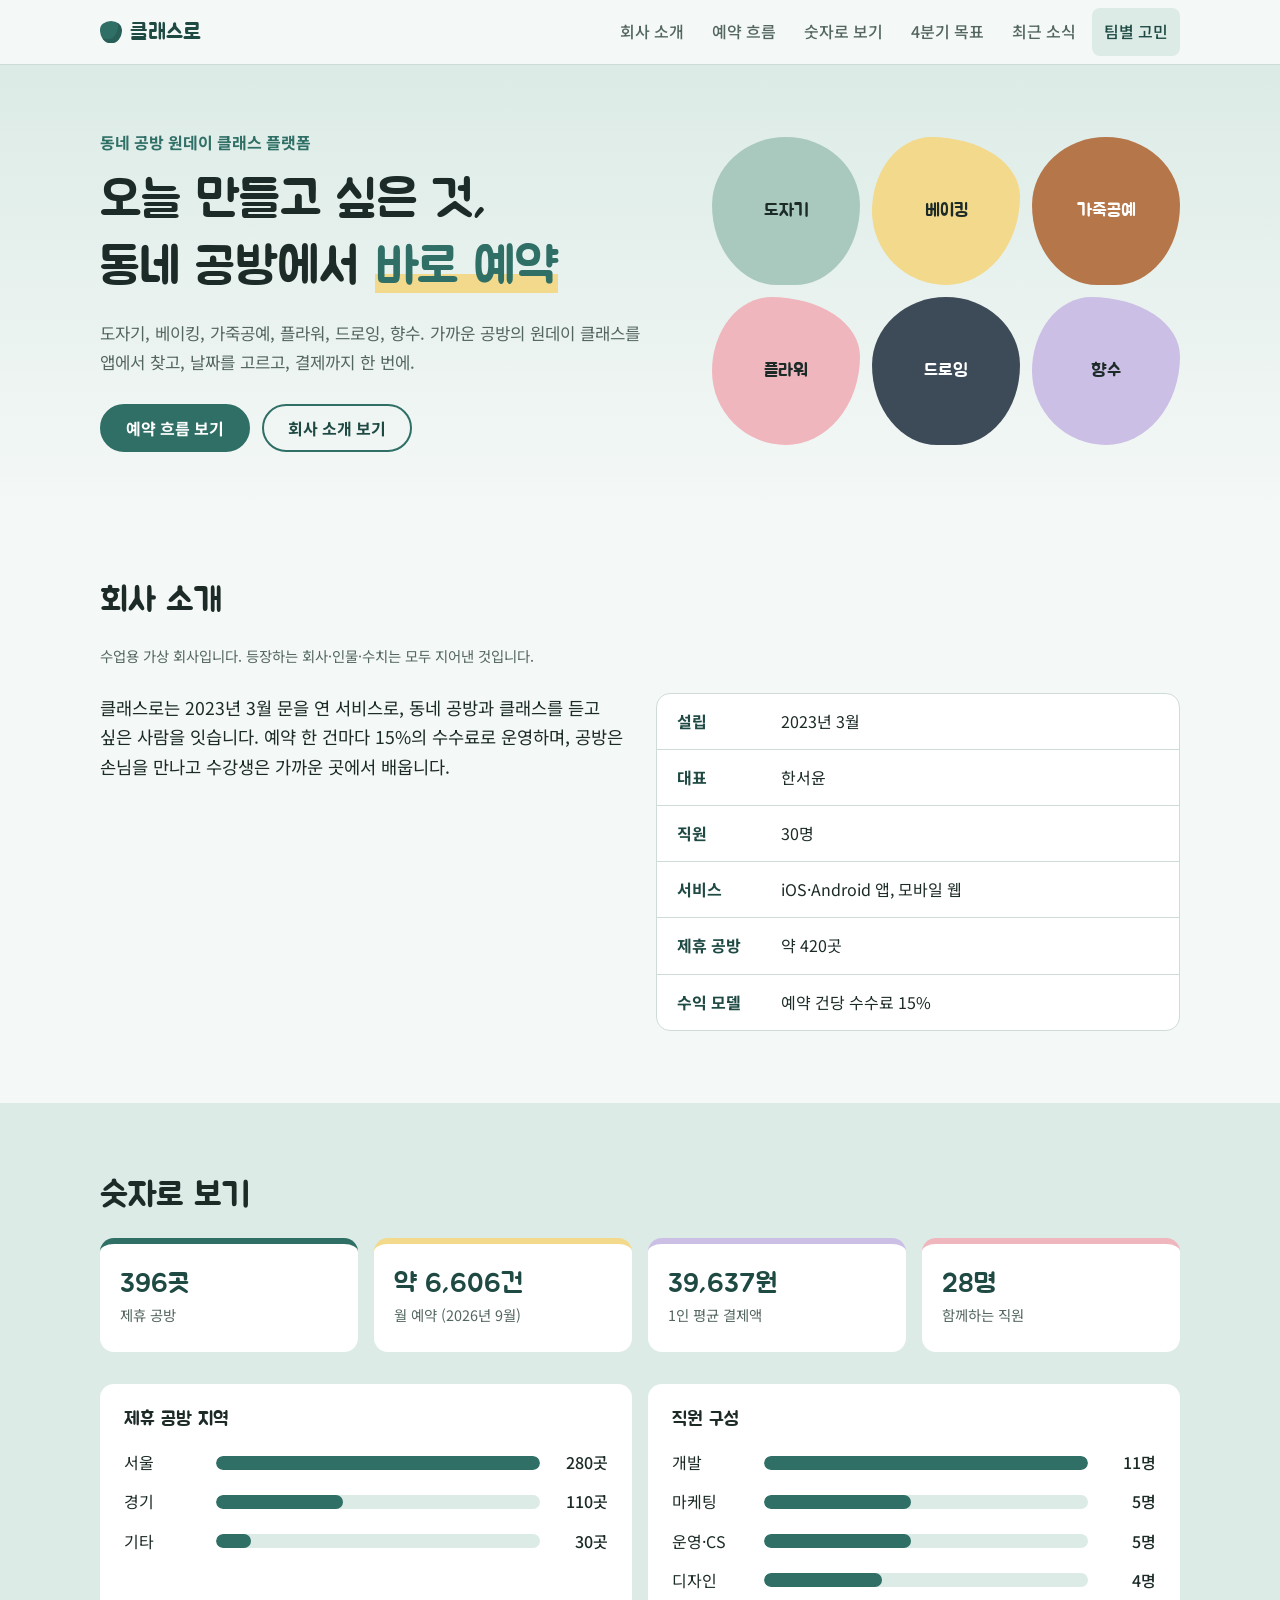
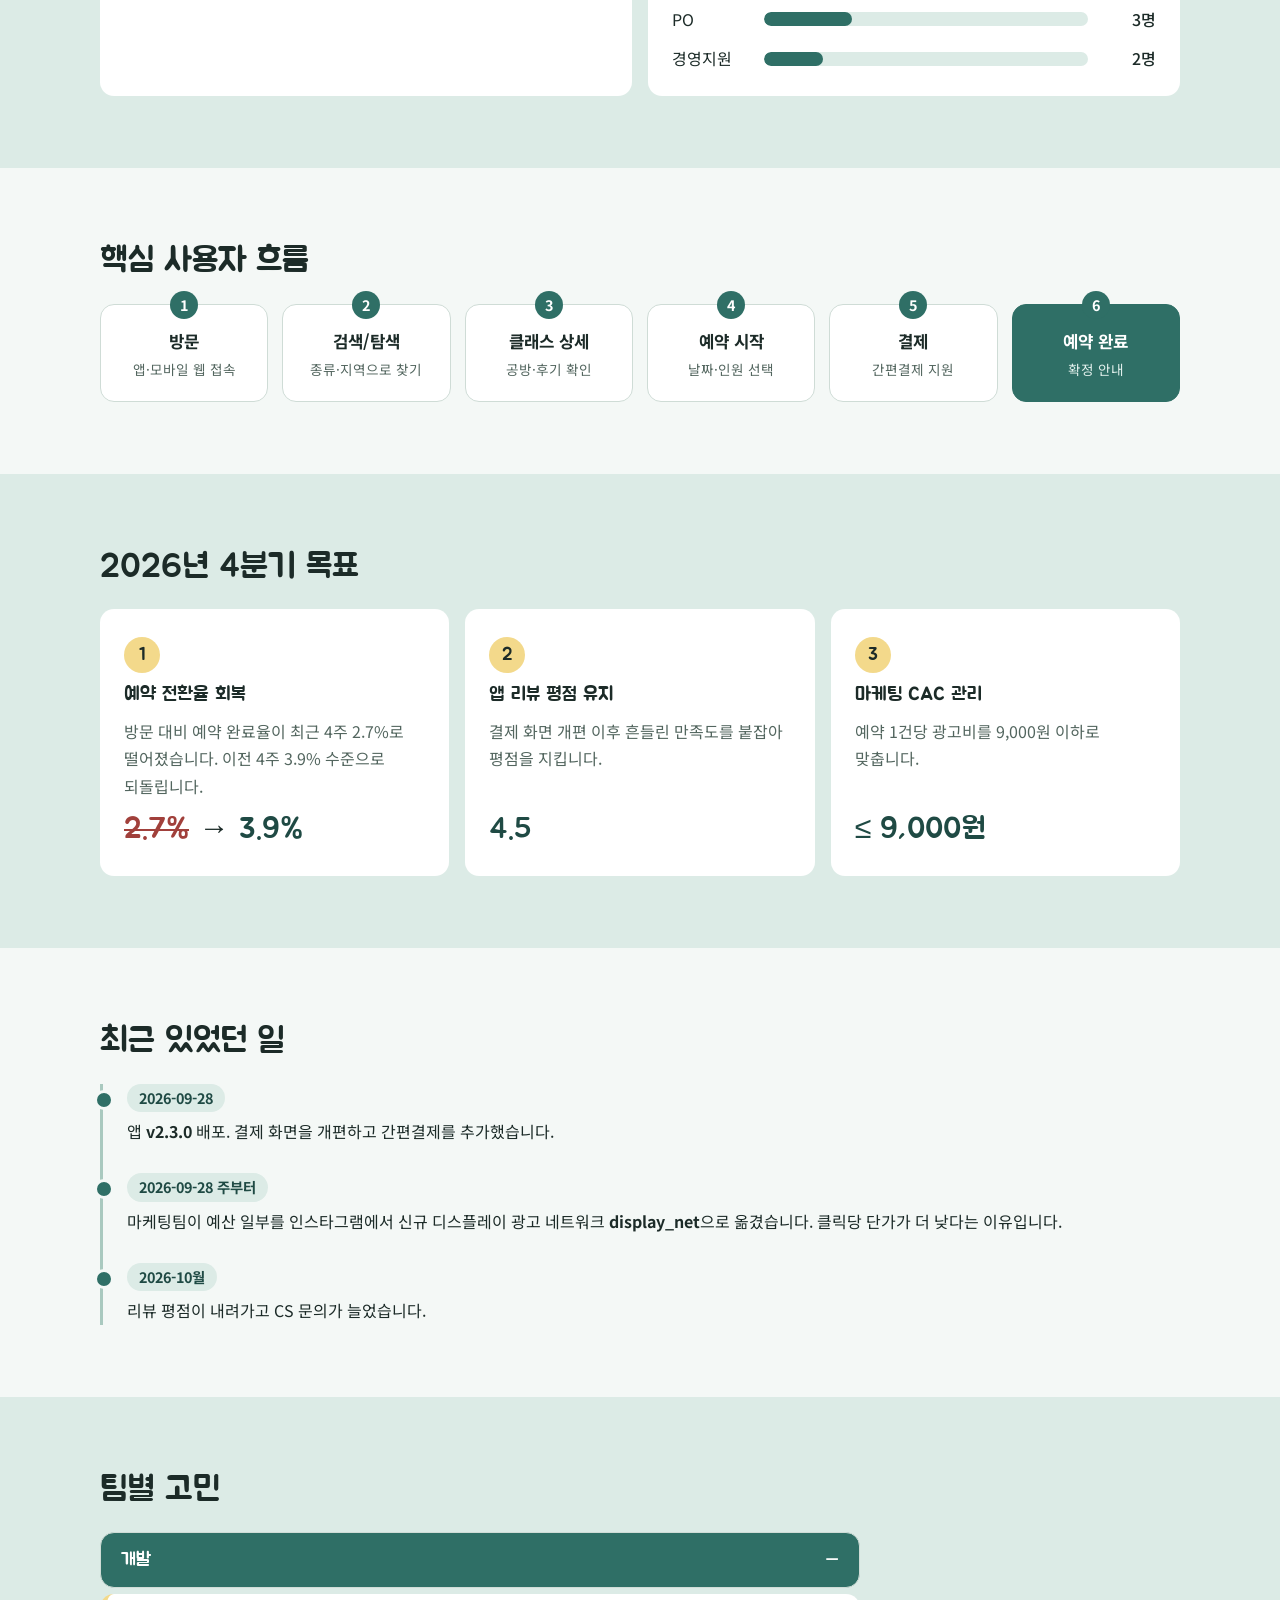
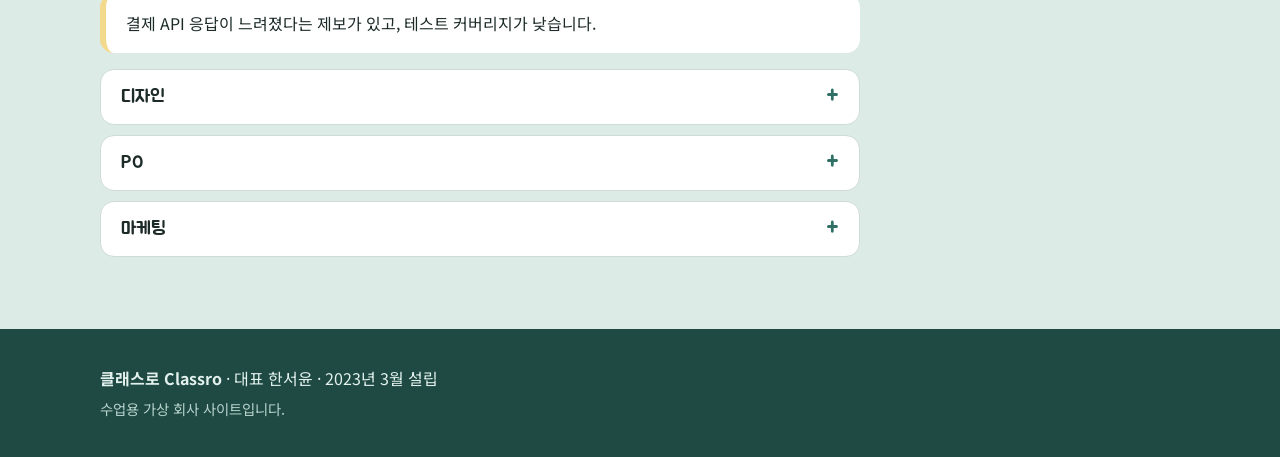
<file: index.html>
<!DOCTYPE html>
<html lang="ko">
<head>
  <meta charset="UTF-8">
  <meta name="viewport" content="width=device-width, initial-scale=1">
  <title>클래스로 Classro - 동네 공방 원데이 클래스 예약</title>
  <meta name="description" content="동네 공방·작업실의 원데이 클래스를 앱에서 찾고 바로 예약·결제하는 서비스, 클래스로.">
  <link rel="preconnect" href="https://fonts.googleapis.com">
  <link rel="preconnect" href="https://fonts.gstatic.com" crossorigin>
  <link href="https://fonts.googleapis.com/css2?family=Jua&family=Noto+Sans+KR:wght@400;500;700&display=swap" rel="stylesheet">
  <link rel="stylesheet" href="css/style.css">
</head>
<body>
  <a class="skip" href="#main">본문으로 건너뛰기</a>

  <header class="header">
    <div class="wrap header__inner">
      <a class="logo" href="#top" aria-label="클래스로 홈">
        <span class="logo__mark" aria-hidden="true"></span>클래스로
      </a>
      <button class="nav-toggle" aria-expanded="false" aria-controls="nav">메뉴 열기</button>
      <nav id="nav" class="nav" aria-label="주요 메뉴">
        <a href="#about">회사 소개</a>
        <a href="#flow">예약 흐름</a>
        <a href="#numbers">숫자로 보기</a>
        <a href="#goals">4분기 목표</a>
        <a href="#news">최근 소식</a>
        <a href="#teams">팀별 고민</a>
      </nav>
    </div>
  </header>

  <main id="main">
    <section class="hero" id="top">
      <div class="wrap hero__inner">
        <div class="hero__text">
          <p class="eyebrow">동네 공방 원데이 클래스 플랫폼</p>
          <h1>오늘 만들고 싶은 것,<br>동네 공방에서 <em>바로 예약</em></h1>
          <p class="lead">도자기, 베이킹, 가죽공예, 플라워, 드로잉, 향수. 가까운 공방의 원데이 클래스를 앱에서 찾고, 날짜를 고르고, 결제까지 한 번에.</p>
          <div class="hero__cta">
            <a class="btn btn--primary" href="#flow">예약 흐름 보기</a>
            <a class="btn btn--ghost" href="#about">회사 소개 보기</a>
          </div>
        </div>
        <ul class="crafts" aria-label="클래스 종류">
          <li class="craft craft--clay"><span>도자기</span></li>
          <li class="craft craft--butter"><span>베이킹</span></li>
          <li class="craft craft--leather"><span>가죽공예</span></li>
          <li class="craft craft--flower"><span>플라워</span></li>
          <li class="craft craft--ink"><span>드로잉</span></li>
          <li class="craft craft--lilac"><span>향수</span></li>
        </ul>
      </div>
    </section>

    <section class="section" id="about">
      <div class="wrap">
        <h2>회사 소개</h2>
        <p class="note">수업용 가상 회사입니다. 등장하는 회사·인물·수치는 모두 지어낸 것입니다.</p>
        <div class="about">
          <p class="about__text">클래스로는 2023년 3월 문을 연 서비스로, 동네 공방과 클래스를 듣고 싶은 사람을 잇습니다. 예약 한 건마다 15%의 수수료로 운영하며, 공방은 손님을 만나고 수강생은 가까운 곳에서 배웁니다.</p>
          <dl class="facts">
            <div><dt>설립</dt><dd>2023년 3월</dd></div>
            <div><dt>대표</dt><dd>한서윤</dd></div>
            <div><dt>직원</dt><dd>30명</dd></div>
            <div><dt>서비스</dt><dd>iOS·Android 앱, 모바일 웹</dd></div>
            <div><dt>제휴 공방</dt><dd>약 420곳</dd></div>
            <div><dt>수익 모델</dt><dd>예약 건당 수수료 15%</dd></div>
          </dl>
        </div>
      </div>
    </section>

    <section class="section section--tint" id="numbers">
      <div class="wrap">
        <h2>숫자로 보기</h2>
        <ul class="stats">
          <li><strong data-count="420" data-suffix="곳">420곳</strong><span>제휴 공방</span></li>
          <li><strong data-count="7000" data-prefix="약 " data-suffix="건">약 7,000건</strong><span>월 예약 (2026년 9월)</span></li>
          <li><strong data-count="42000" data-suffix="원">42,000원</strong><span>1인 평균 결제액</span></li>
          <li><strong data-count="30" data-suffix="명">30명</strong><span>함께하는 직원</span></li>
        </ul>

        <div class="split">
          <div class="card">
            <h3>제휴 공방 지역</h3>
            <ul class="bars" aria-label="제휴 공방 지역별 비중">
              <li><span>서울</span><div class="bar"><i style="--w:280"></i></div><b>280곳</b></li>
              <li><span>경기</span><div class="bar"><i style="--w:110"></i></div><b>110곳</b></li>
              <li><span>기타</span><div class="bar"><i style="--w:30"></i></div><b>30곳</b></li>
            </ul>
          </div>
          <div class="card">
            <h3>직원 구성</h3>
            <ul class="bars" aria-label="직군별 직원 수">
              <li><span>개발</span><div class="bar"><i style="--w:11;--max:11"></i></div><b>11명</b></li>
              <li><span>마케팅</span><div class="bar"><i style="--w:5;--max:11"></i></div><b>5명</b></li>
              <li><span>운영·CS</span><div class="bar"><i style="--w:5;--max:11"></i></div><b>5명</b></li>
              <li><span>디자인</span><div class="bar"><i style="--w:4;--max:11"></i></div><b>4명</b></li>
              <li><span>PO</span><div class="bar"><i style="--w:3;--max:11"></i></div><b>3명</b></li>
              <li><span>경영지원</span><div class="bar"><i style="--w:2;--max:11"></i></div><b>2명</b></li>
            </ul>
          </div>
        </div>
      </div>
    </section>

    <section class="section" id="flow">
      <div class="wrap">
        <h2>핵심 사용자 흐름</h2>
        <ol class="flow">
          <li><b>방문</b><span>앱·모바일 웹 접속</span></li>
          <li><b>검색/탐색</b><span>종류·지역으로 찾기</span></li>
          <li><b>클래스 상세</b><span>공방·후기 확인</span></li>
          <li><b>예약 시작</b><span>날짜·인원 선택</span></li>
          <li><b>결제</b><span>간편결제 지원</span></li>
          <li><b>예약 완료</b><span>확정 안내</span></li>
        </ol>
      </div>
    </section>

    <section class="section section--tint" id="goals">
      <div class="wrap">
        <h2>2026년 4분기 목표</h2>
        <div class="goals">
          <article class="goal">
            <span class="goal__no">1</span>
            <h3>예약 전환율 회복</h3>
            <p>방문 대비 예약 완료율이 최근 4주 2.7%로 떨어졌습니다. 이전 4주 3.9% 수준으로 되돌립니다.</p>
            <div class="rate" role="img" aria-label="예약 완료율 2.7%에서 3.9%로 회복이 목표">
              <span class="rate__from">2.7%</span><span aria-hidden="true">→</span><span class="rate__to">3.9%</span>
            </div>
          </article>
          <article class="goal">
            <span class="goal__no">2</span>
            <h3>앱 리뷰 평점 유지</h3>
            <p>결제 화면 개편 이후 흔들린 만족도를 붙잡아 평점을 지킵니다.</p>
            <div class="rate"><span class="rate__to">4.5</span></div>
          </article>
          <article class="goal">
            <span class="goal__no">3</span>
            <h3>마케팅 CAC 관리</h3>
            <p>예약 1건당 광고비를 9,000원 이하로 맞춥니다.</p>
            <div class="rate"><span class="rate__to">≤ 9,000원</span></div>
          </article>
        </div>
      </div>
    </section>

    <section class="section" id="news">
      <div class="wrap">
        <h2>최근 있었던 일</h2>
        <ol class="timeline">
          <li><time datetime="2026-09-28">2026-09-28</time><p>앱 <b>v2.3.0</b> 배포. 결제 화면을 개편하고 간편결제를 추가했습니다.</p></li>
          <li><time datetime="2026-09-28">2026-09-28 주부터</time><p>마케팅팀이 예산 일부를 인스타그램에서 신규 디스플레이 광고 네트워크 <b>display_net</b>으로 옮겼습니다. 클릭당 단가가 더 낮다는 이유입니다.</p></li>
          <li><time datetime="2026-10">2026-10월</time><p>리뷰 평점이 내려가고 CS 문의가 늘었습니다.</p></li>
        </ol>
      </div>
    </section>

    <section class="section section--tint" id="teams">
      <div class="wrap">
        <h2>팀별 고민</h2>
        <div class="teams">
          <button class="team" aria-expanded="false" aria-controls="t1">개발</button>
          <div class="team__body" id="t1" hidden>결제 API 응답이 느려졌다는 제보가 있고, 테스트 커버리지가 낮습니다.</div>
          <button class="team" aria-expanded="false" aria-controls="t2">디자인</button>
          <div class="team__body" id="t2" hidden>결제 화면 개편 후 사용성 테스트를 하지 못했고, 디자인 가이드가 문서로만 존재합니다.</div>
          <button class="team" aria-expanded="false" aria-controls="t3">PO</button>
          <div class="team__body" id="t3" hidden>VOC가 Slack·이메일·앱 리뷰에 흩어져 있어 우선순위를 정하기 어렵습니다.</div>
          <button class="team" aria-expanded="false" aria-controls="t4">마케팅</button>
          <div class="team__body" id="t4" hidden>주간 광고 리포트를 매주 월요일 3시간씩 수작업으로 정리합니다.</div>
        </div>
      </div>
    </section>
  </main>

  <footer class="footer">
    <div class="wrap">
      <p><b>클래스로 Classro</b> · 대표 한서윤 · 2023년 3월 설립</p>
      <p class="note">수업용 가상 회사 사이트입니다.</p>
    </div>
  </footer>

  <script src="js/main.js"></script>
</body>
</html>
</file>
<file: css/style.css>
:root {
  --celadon: #2f6f66;
  --celadon-dark: #1f4a44;
  --celadon-soft: #dcebe6;
  --bg: #f4f8f6;
  --paper: #ffffff;
  --ink: #1c2b28;
  --muted: #53665f;
  --line: #cfdcd6;
  --butter: #f3d98b;
  --lilac: #cbbfe6;
  --leather: #b5764a;
  --flower: #f0b6bd;
  --clay: #a9c9bf;
  --ink-c: #3d4a58;
  --radius: 14px;
  --wrap: 1080px;
}
* { box-sizing: border-box; }
html { scroll-behavior: smooth; scroll-padding-top: 72px; }
body {
  margin: 0; background: var(--bg); color: var(--ink);
  font: 400 16px/1.7 "Noto Sans KR", system-ui, sans-serif;
  word-break: keep-all;
}
h1, h2, h3 { font-family: "Jua", "Noto Sans KR", sans-serif; font-weight: 400; line-height: 1.3; margin: 0; }
h2 { font-size: clamp(1.6rem, 4vw, 2.1rem); margin-bottom: 1.25rem; }
h3 { font-size: 1.2rem; }
p { margin: 0; }
a { color: inherit; }
.wrap { width: min(100% - 40px, var(--wrap)); margin-inline: auto; }
.note { color: var(--muted); font-size: .9rem; margin-bottom: 1.5rem; }

:focus-visible { outline: 3px solid var(--celadon); outline-offset: 3px; border-radius: 4px; }
.skip { position: absolute; left: -999px; top: 8px; background: var(--paper); padding: 10px 14px; z-index: 100; }
.skip:focus { left: 8px; }

/* header */
.header { position: sticky; top: 0; z-index: 50; background: rgba(244,248,246,.92); backdrop-filter: blur(8px); border-bottom: 1px solid var(--line); }
.header__inner { display: flex; align-items: center; justify-content: space-between; min-height: 64px; gap: 12px; }
.logo { display: inline-flex; align-items: center; gap: 8px; font: 1.4rem "Jua", sans-serif; text-decoration: none; color: var(--celadon-dark); min-height: 44px; }
.logo__mark { width: 22px; height: 22px; background: var(--celadon); border-radius: 50% 50% 46% 46% / 40% 40% 60% 60%; box-shadow: inset -4px -4px 0 rgba(0,0,0,.15); }
.nav { display: flex; gap: 4px; }
.nav a { padding: 10px 12px; min-height: 44px; display: inline-flex; align-items: center; text-decoration: none; border-radius: 8px; font-weight: 500; color: var(--muted); }
.nav a:hover, .nav a.is-active { background: var(--celadon-soft); color: var(--celadon-dark); }
.nav-toggle { display: none; min-height: 44px; padding: 0 16px; border: 1px solid var(--celadon); background: var(--paper); color: var(--celadon-dark); border-radius: 10px; font: 500 .95rem inherit; font-family: inherit; cursor: pointer; }

/* buttons */
.btn { display: inline-flex; align-items: center; justify-content: center; min-height: 48px; padding: 0 24px; border-radius: 999px; font-weight: 700; text-decoration: none; border: 2px solid var(--celadon); transition: transform .2s, background .2s; }
.btn--primary { background: var(--celadon); color: #fff; }
.btn--primary:hover { background: var(--celadon-dark); transform: translateY(-2px); }
.btn--ghost { color: var(--celadon-dark); background: transparent; }
.btn--ghost:hover { background: var(--celadon-soft); }

/* hero */
.hero { padding: 64px 0 56px; background: linear-gradient(180deg, var(--celadon-soft), var(--bg)); }
.hero__inner { display: grid; grid-template-columns: 1.1fr .9fr; gap: 40px; align-items: center; }
.eyebrow { color: var(--celadon); font-weight: 700; margin-bottom: 12px; }
.hero h1 { font-size: clamp(2rem, 6vw, 3.2rem); }
.hero h1 em { font-style: normal; color: var(--celadon); background: linear-gradient(transparent 62%, var(--butter) 62%); }
.lead { margin: 18px 0 28px; color: var(--muted); font-size: 1.05rem; max-width: 34em; }
.hero__cta { display: flex; flex-wrap: wrap; gap: 12px; }
.crafts { list-style: none; margin: 0; padding: 0; display: grid; grid-template-columns: repeat(3, 1fr); gap: 12px; }
.craft { aspect-ratio: 1; display: grid; place-items: center; font: 1.1rem "Jua", sans-serif; color: var(--ink); border-radius: 50% 50% 44% 44% / 46% 46% 54% 54%; transition: transform .3s; }
.craft:nth-child(even) { border-radius: 40% 60% 50% 50% / 50% 40% 60% 50%; }
.craft:hover { transform: rotate(-4deg) scale(1.05); }
.craft--clay { background: var(--clay); } .craft--butter { background: var(--butter); }
.craft--leather { background: var(--leather); color: #fff; } .craft--flower { background: var(--flower); }
.craft--ink { background: var(--ink-c); color: #fff; } .craft--lilac { background: var(--lilac); }

/* sections */
.section { padding: 72px 0; }
.section--tint { background: var(--celadon-soft); }
.about { display: grid; grid-template-columns: 1fr 1fr; gap: 32px; align-items: start; }
.about__text { font-size: 1.1rem; }
.facts { margin: 0; display: grid; gap: 0; background: var(--paper); border: 1px solid var(--line); border-radius: var(--radius); overflow: hidden; }
.facts div { display: flex; gap: 16px; padding: 14px 20px; border-bottom: 1px solid var(--line); }
.facts div:last-child { border-bottom: 0; }
.facts dt { width: 5.5em; color: var(--celadon-dark); font-weight: 700; flex-shrink: 0; }
.facts dd { margin: 0; }

.stats { list-style: none; margin: 0 0 32px; padding: 0; display: grid; grid-template-columns: repeat(4, 1fr); gap: 16px; }
.stats li { background: var(--paper); border-radius: var(--radius); padding: 24px 20px; border-top: 6px solid var(--celadon); }
.stats li:nth-child(2) { border-color: var(--butter); } .stats li:nth-child(3) { border-color: var(--lilac); } .stats li:nth-child(4) { border-color: var(--flower); }
.stats strong { display: block; font: 1.7rem/1.2 "Jua", sans-serif; color: var(--celadon-dark); }
.stats span { color: var(--muted); font-size: .9rem; }
.split { display: grid; grid-template-columns: 1fr 1fr; gap: 16px; }
.card { background: var(--paper); border-radius: var(--radius); padding: 24px; }
.bars { list-style: none; margin: 16px 0 0; padding: 0; display: grid; gap: 12px; }
.bars li { display: grid; grid-template-columns: 5em 1fr 3.5em; gap: 12px; align-items: center; }
.bars b { text-align: right; font-weight: 500; }
.bar { height: 14px; background: var(--celadon-soft); border-radius: 99px; overflow: hidden; }
.bar i { display: block; height: 100%; width: 0; background: var(--celadon); border-radius: 99px; transition: width 1s ease; }
.bars.is-in .bar i { width: calc(var(--w) / var(--max, 280) * 100%); }

/* flow */
.flow { list-style: none; margin: 0; padding: 0; display: grid; grid-template-columns: repeat(6, 1fr); gap: 14px; counter-reset: s; }
.flow li { counter-increment: s; position: relative; background: var(--paper); border: 1px solid var(--line); border-radius: var(--radius); padding: 22px 14px 18px; text-align: center; }
.flow li::before { content: counter(s); position: absolute; top: -14px; left: 50%; transform: translateX(-50%); width: 28px; height: 28px; border-radius: 50%; background: var(--celadon); color: #fff; display: grid; place-items: center; font-weight: 700; font-size: .9rem; }
.flow li:last-child { background: var(--celadon); color: #fff; border-color: var(--celadon); }
.flow b { display: block; font-size: 1.05rem; }
.flow span { font-size: .85rem; color: var(--muted); }
.flow li:last-child span { color: #e3f1ed; }

/* goals */
.goals { display: grid; grid-template-columns: repeat(3, 1fr); gap: 16px; }
.goal { background: var(--paper); border-radius: var(--radius); padding: 28px 24px; display: flex; flex-direction: column; gap: 10px; }
.goal__no { width: 36px; height: 36px; border-radius: 50%; background: var(--butter); display: grid; place-items: center; font: 1.1rem "Jua", sans-serif; }
.goal p { color: var(--muted); flex: 1; }
.rate { display: flex; gap: 10px; align-items: baseline; font: 1.9rem "Jua", sans-serif; }
.rate__from { color: #a1403b; text-decoration: line-through; text-decoration-thickness: 2px; }
.rate__to { color: var(--celadon-dark); }

/* timeline */
.timeline { list-style: none; margin: 0; padding: 0 0 0 24px; border-left: 3px solid var(--clay); display: grid; gap: 28px; }
.timeline li { position: relative; }
.timeline li::before { content: ""; position: absolute; left: -33px; top: 6px; width: 14px; height: 14px; border-radius: 50%; background: var(--celadon); border: 3px solid var(--bg); }
.timeline time { display: inline-block; font-weight: 700; color: var(--celadon-dark); background: var(--celadon-soft); padding: 2px 12px; border-radius: 99px; margin-bottom: 6px; font-size: .9rem; }

/* teams accordion */
.teams { display: grid; gap: 10px; max-width: 760px; }
.team { width: 100%; min-height: 56px; text-align: left; padding: 0 20px; background: var(--paper); border: 1px solid var(--line); border-radius: var(--radius); font: 1.1rem "Jua", sans-serif; color: var(--ink); cursor: pointer; display: flex; align-items: center; justify-content: space-between; }
.team::after { content: "+"; font-size: 1.5rem; color: var(--celadon); transition: transform .2s; }
.team[aria-expanded="true"] { background: var(--celadon); color: #fff; }
.team[aria-expanded="true"]::after { content: "−"; color: #fff; }
.team__body { margin: -4px 0 6px; padding: 16px 20px; background: var(--paper); border-radius: var(--radius); border-left: 6px solid var(--butter); }

.footer { background: var(--celadon-dark); color: #e3f1ed; padding: 36px 0; }
.footer .note { color: #b7d3cc; margin: 4px 0 0; }

/* reveal */
.reveal { opacity: 0; transform: translateY(20px); transition: opacity .6s, transform .6s; }
.reveal.is-in { opacity: 1; transform: none; }

@media (max-width: 900px) {
  .hero__inner, .about, .split, .goals { grid-template-columns: 1fr; }
  .stats { grid-template-columns: repeat(2, 1fr); }
  .flow { grid-template-columns: repeat(2, 1fr); row-gap: 24px; }
}
@media (max-width: 760px) {
  .nav-toggle { display: inline-flex; align-items: center; }
  .nav { display: none; position: absolute; top: 64px; left: 0; right: 0; flex-direction: column; background: var(--paper); border-bottom: 1px solid var(--line); padding: 8px 20px 16px; }
  .nav.is-open { display: flex; }
  .section { padding: 52px 0; }
}
@media (max-width: 400px) {
  .stats { grid-template-columns: 1fr; }
  .bars li { grid-template-columns: 4.5em 1fr 3.2em; }
}
@media (prefers-reduced-motion: reduce) {
  html { scroll-behavior: auto; }
  *, *::before, *::after { transition: none !important; animation: none !important; }
  .reveal { opacity: 1; transform: none; }
}
</file>
